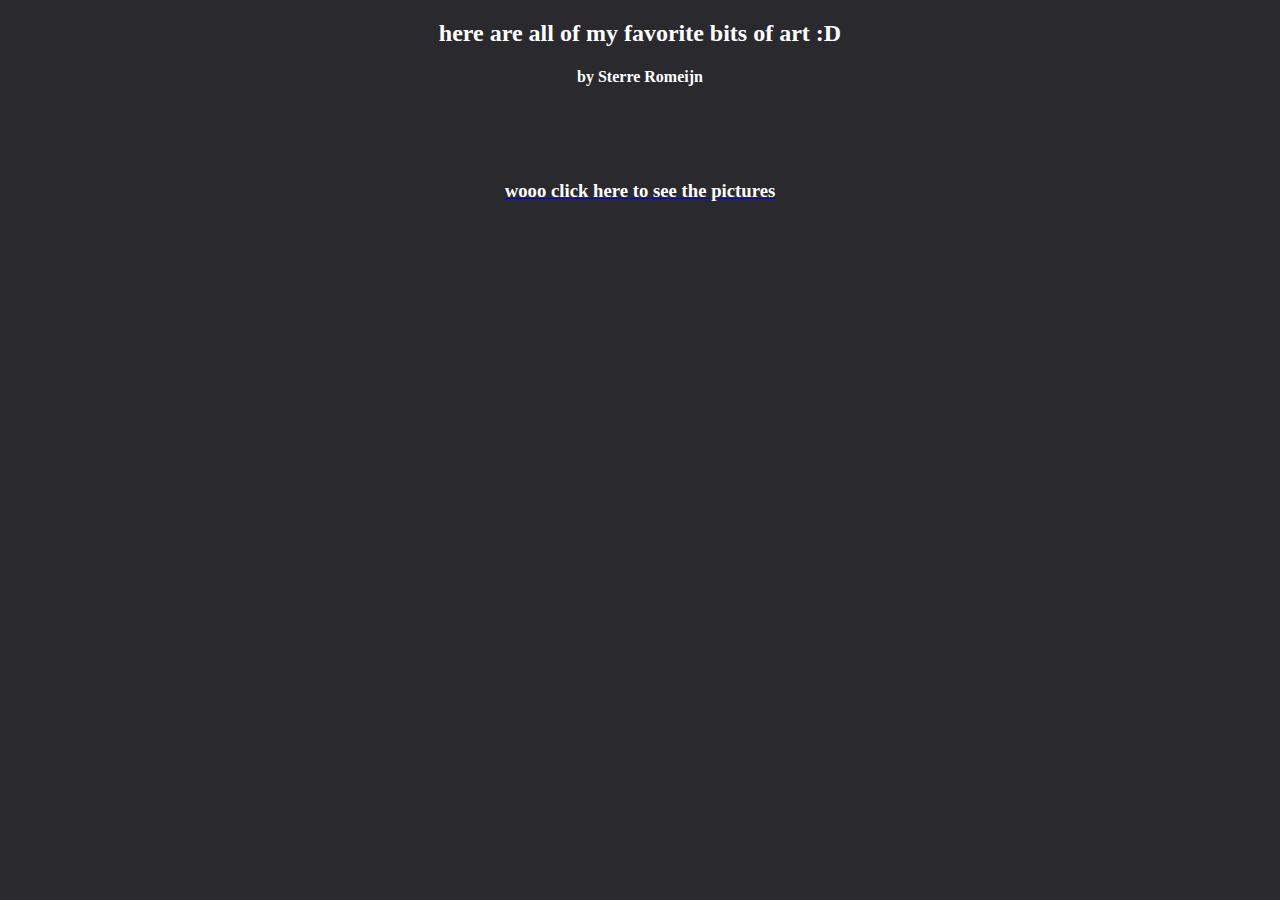
<file: van-abbe/index.html>
<!DOCTYPE html>
<html lang="en">
<head>
    <meta charset="UTF-8">
    <meta name="viewport" content="width=device-width, initial-scale=1.0">
    <link rel="stylesheet" type="text/css" href="./css/style.css">
    <title>the art of the van abbe museum</title>
</head>
<body>
    <h2>here are all of my favorite bits of art :D</h2>
    <h4>by Sterre Romeijn</h4>
     <br><br><br>
    <a target="_blank" href="pictures.html">
        <h3> wooo click here to see the pictures</h3>
    </a>

</body>
</html>
</file>
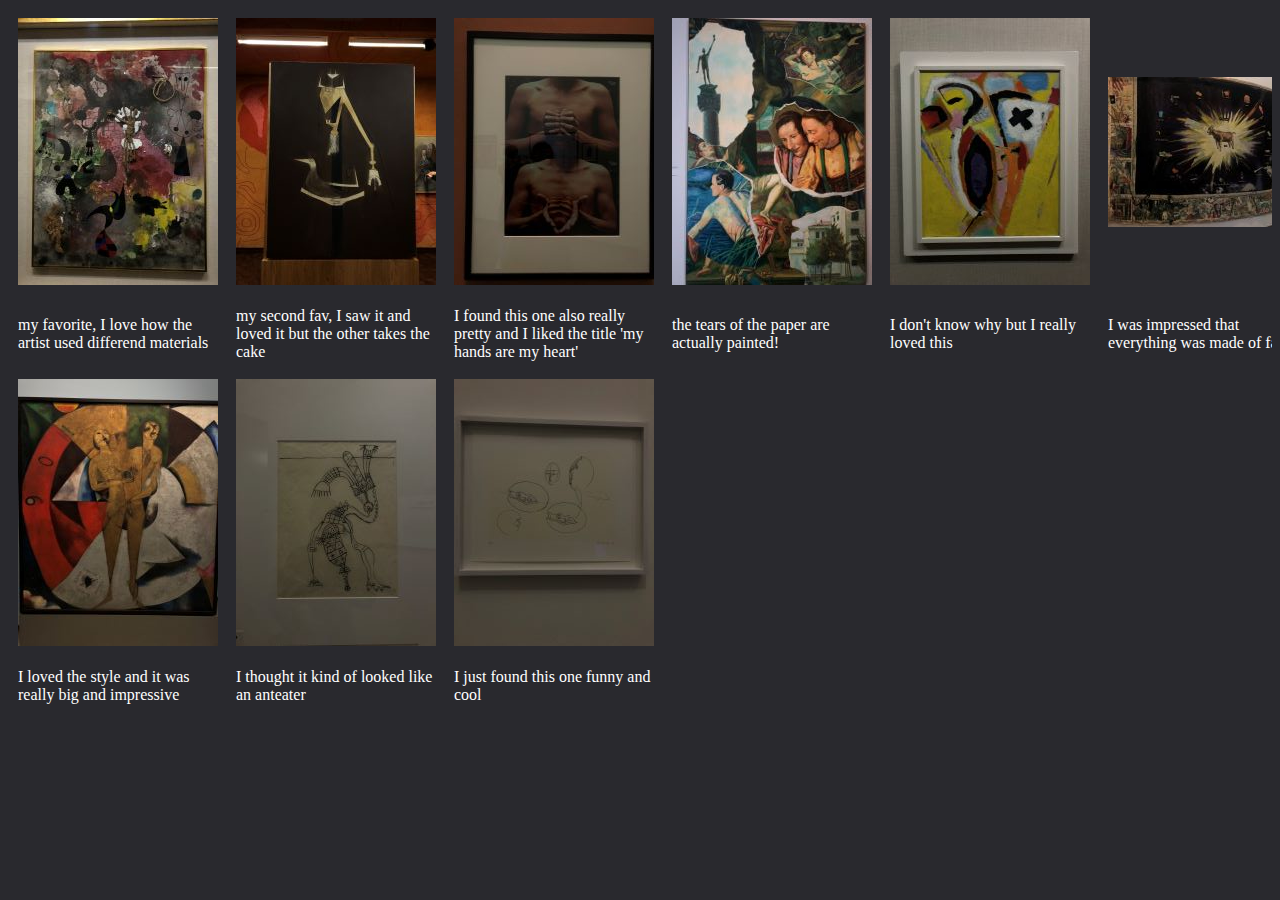
<file: van-abbe/pictures.html>
<!DOCTYPE html>
<html lang="en">
<head>
    <meta charset="UTF-8">
    <meta name="viewport" content="width=device-width, initial-scale=1.0">
    <link rel="stylesheet" type="text/css" href="./css/pictures.css">
    <title>Document</title>
</head>
<body>
    <table class="table">
        <tr>
          <td>
            <img class="boob" src="./assets/my-fav.jpg" alt="image" />  
          </td>
          <td>
            <img src="./assets/cool-guy.jpg" alt="image" />  
          </td>
          <td>
            <img src="./assets/heart.jpg" alt="image" />  
          </td>
          <td>
            <img src="./assets/painted-pieces.jpg" alt="image" />  
          </td>
          <td>
            <img src="./assets/shape.jpg" alt="image" />  
          </td>
          <td>
            <img src="./assets/goat.jpg" alt="image" />  
          </td>
        </tr>
        <tr>
          <td>my favorite, I love how the artist used differend materials</td>
          <td> my second fav, I saw it and loved it but the other takes the cake</td>
          <td> I found this one also really pretty and I liked the title 'my hands are my heart'</td>
          <td> the tears of the paper are actually painted!</td>
          <td> I don't know why but I really loved this</td>
          <td> I was impressed that everything was made of fabric</td>
        </tr>
        <tr>
          <td>
            <img src="./assets/two-women.jpg" alt="image" />  
          </td>
          <td>
            <img src="./assets/goofy-anteater.jpg" alt="image" />  
          </td>
          <td>
            <img src="./assets/egg-head.jpg" alt="image" />  
          </td>
        </tr>
           <td> I loved the style and it was really big and impressive</td>
           <td> I thought it kind of looked like an anteater</td>
           <td> I just found this one funny and cool</td>
      </table>
      
</body>
</html>
</file>
<file: van-abbe/css/style.css>
html,

body {
    background-color: rgb(41, 41, 46);
}

h2, h4 {
    color: rgb(255, 255, 255);
    text-align: center;
}

h3 {
    color: rgb(255, 255, 255);
    text-align: center;
    text-decoration: none;
}
</file>
<file: van-abbe/css/pictures.css>
html,

body {
    background-color: rgb(41, 41, 46);
    overflow: hidden;
}

table{
    align-items: center;
    color: white; 
}

td, th {
    text-align: left;
    padding: 8px;
  }
</file>
